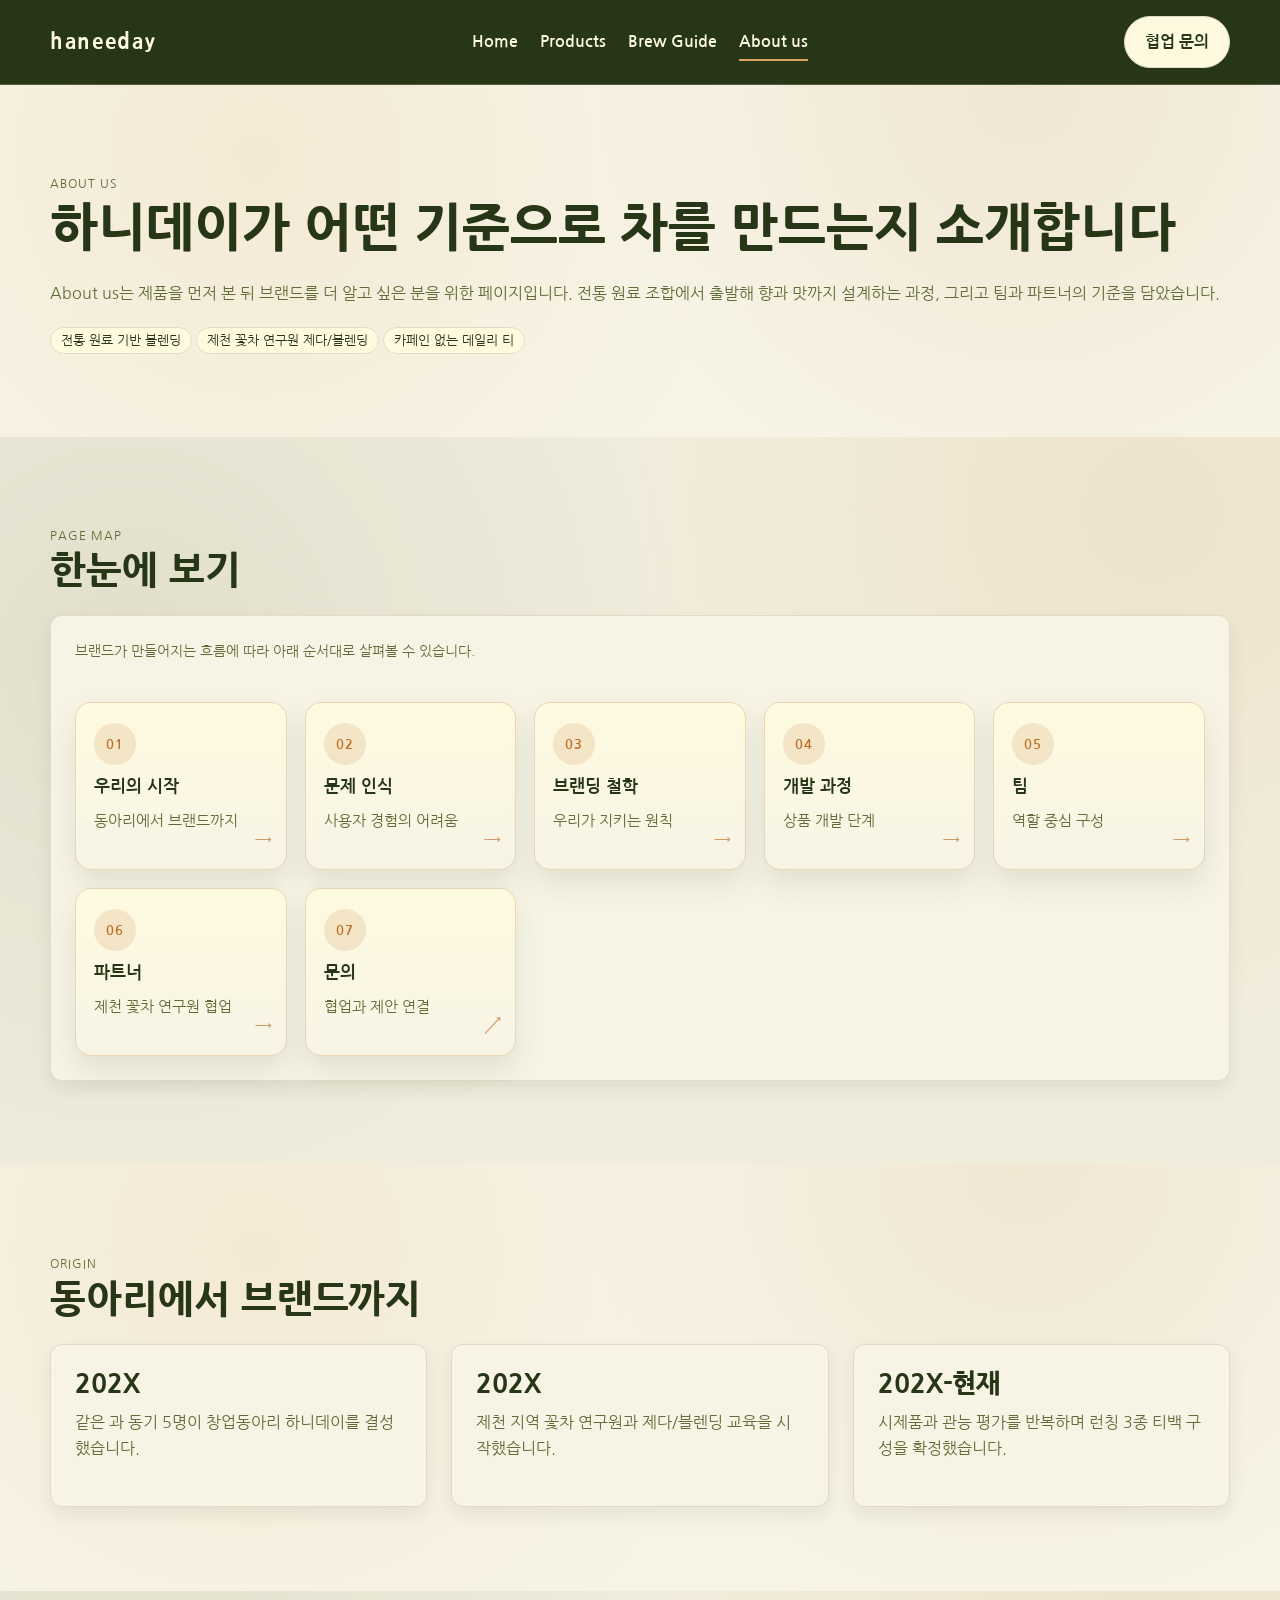
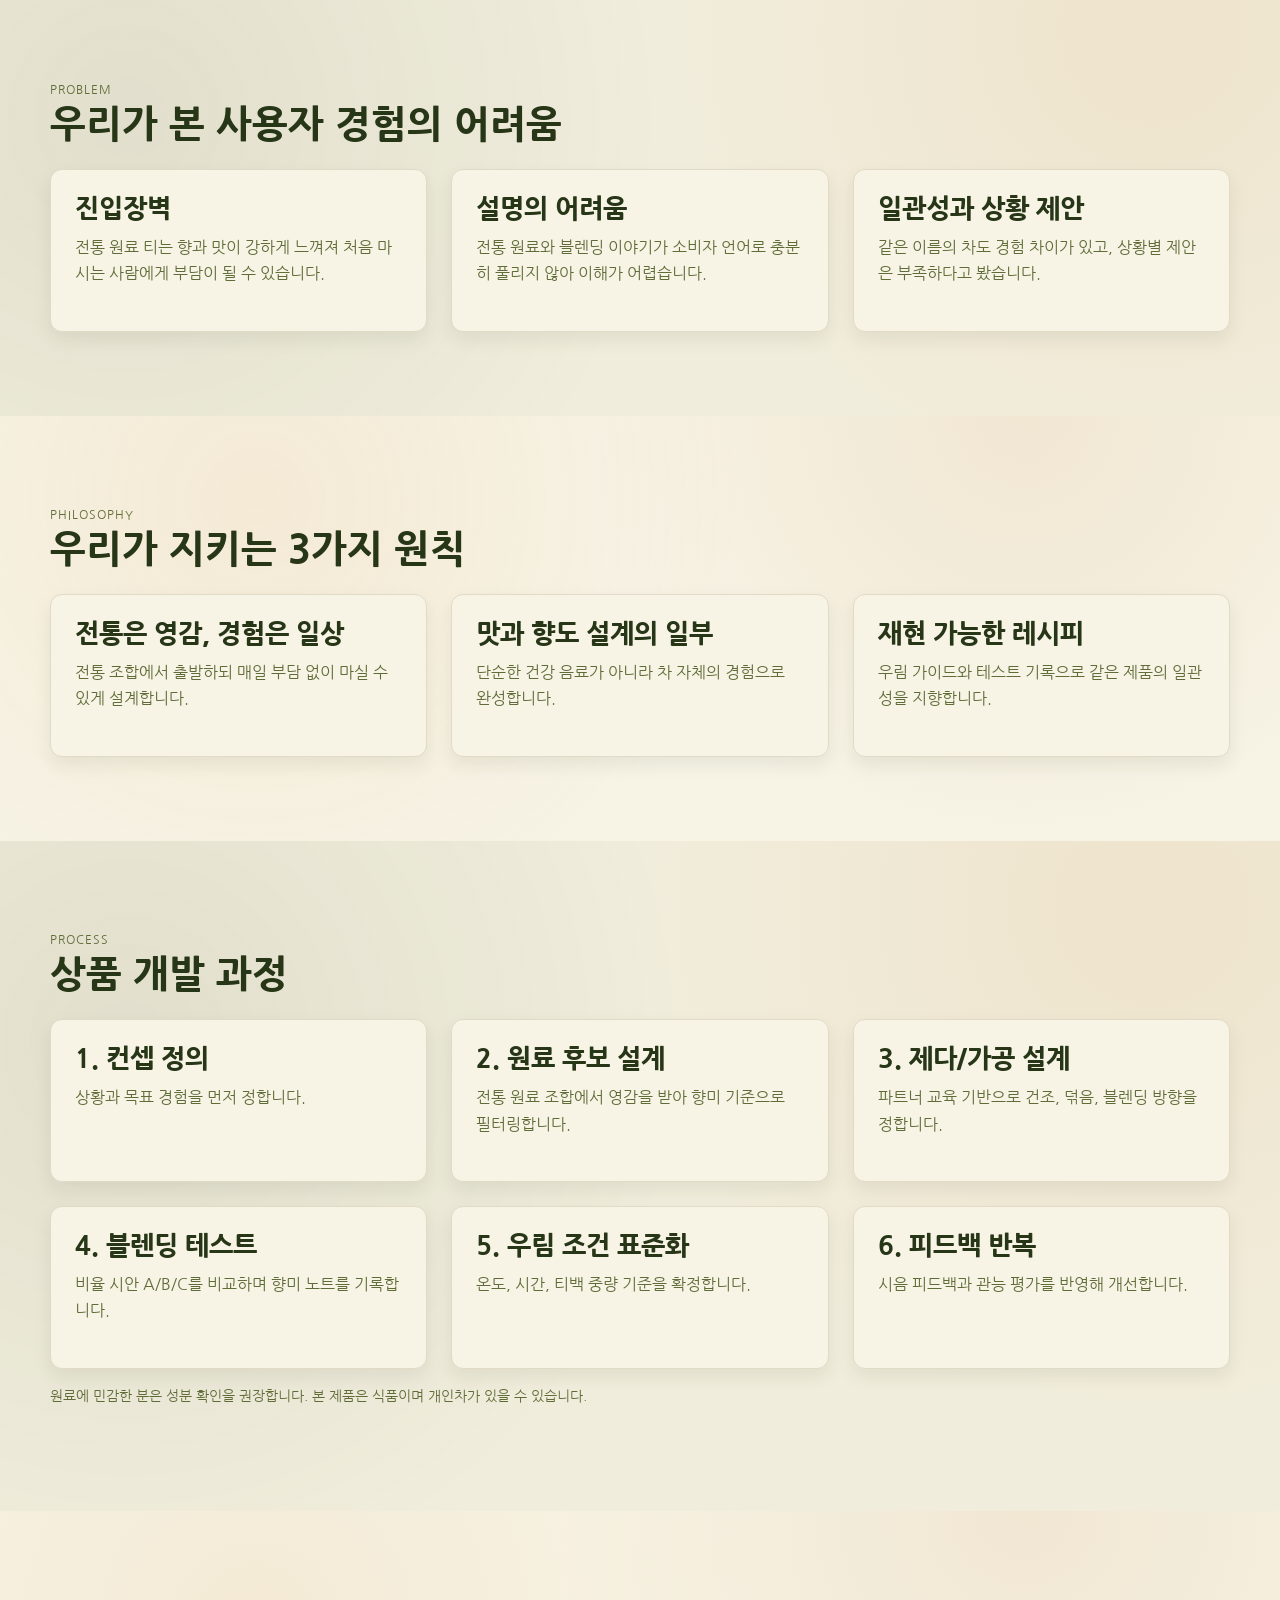
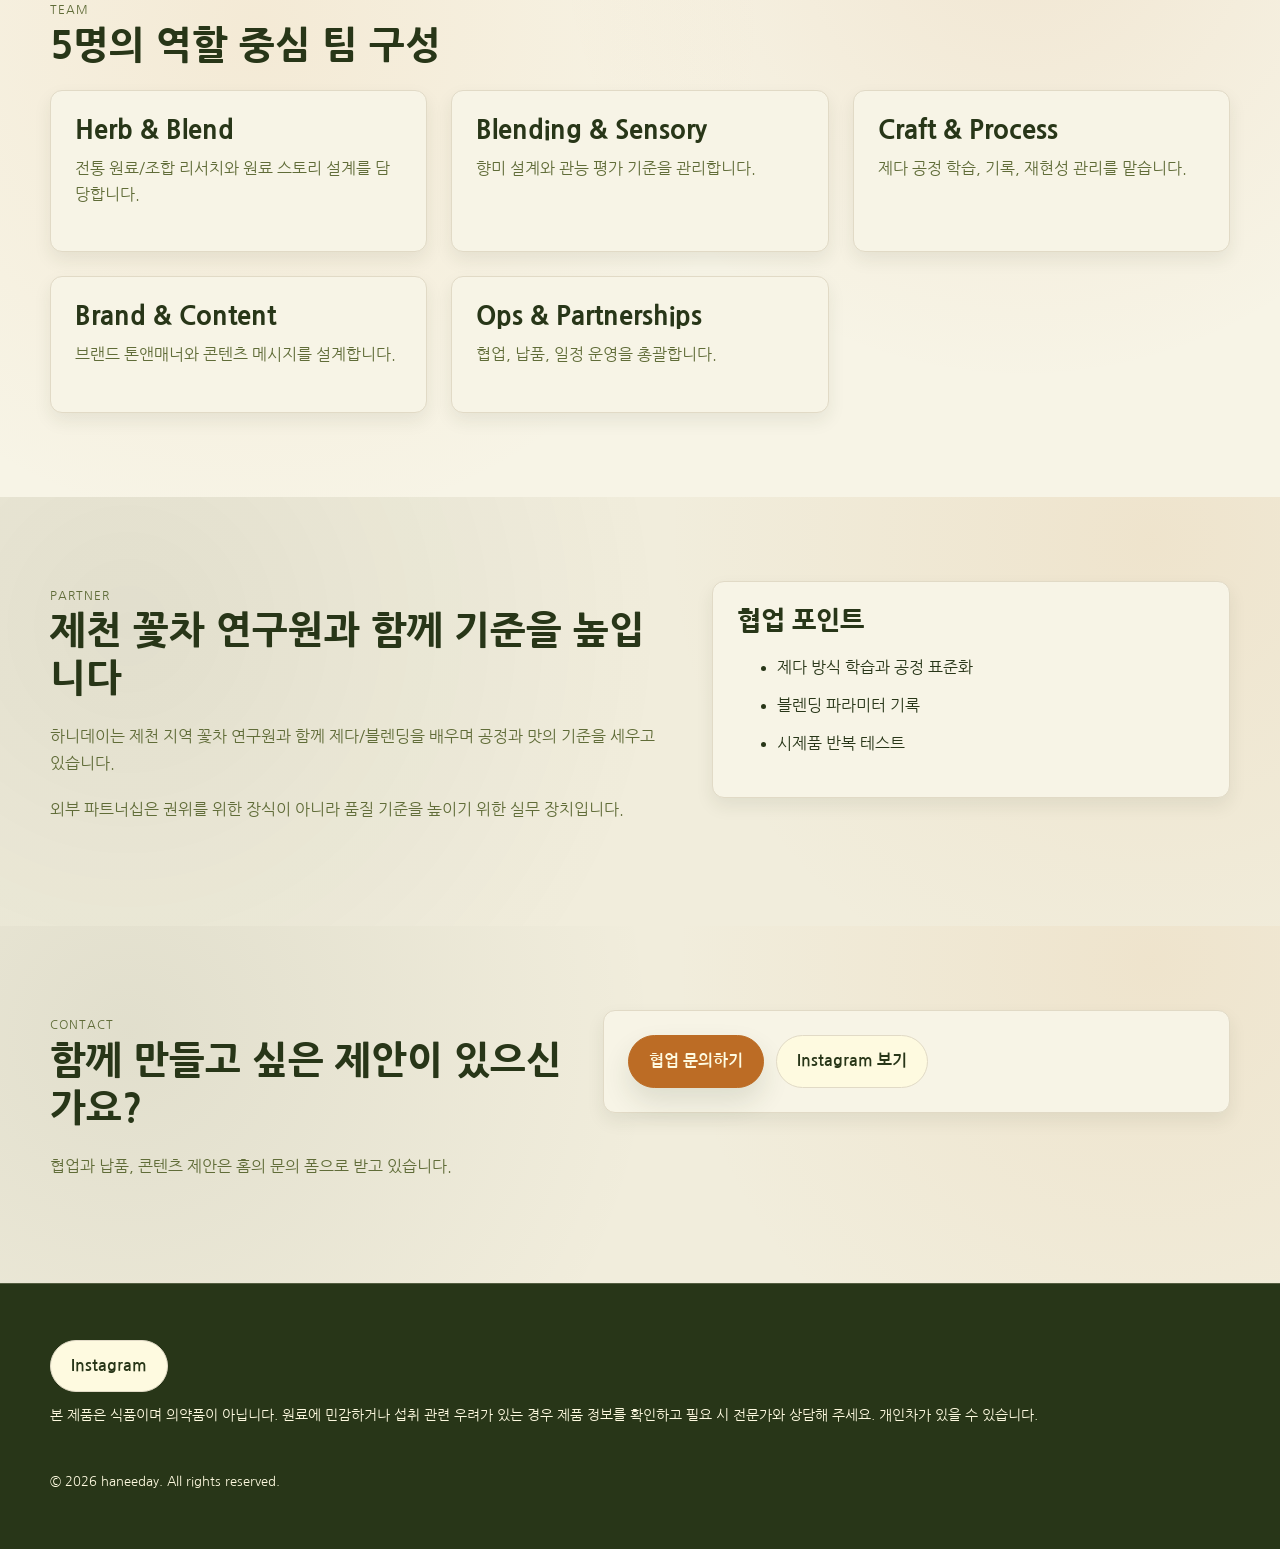
<file: about.html>
<!DOCTYPE html>
<html lang="ko">
<head>
  <meta charset="utf-8">
  <meta name="viewport" content="width=device-width, initial-scale=1">
  <!-- Google tag (gtag.js) -->
  <script async src="https://www.googletagmanager.com/gtag/js?id=G-06B0QEVDDH"></script>
  <script>
    window.dataLayer = window.dataLayer || [];
    function gtag(){dataLayer.push(arguments);}
    gtag('js', new Date());

    gtag('config', 'G-06B0QEVDDH');
  </script>
  <script type="text/javascript">
    (function(c,l,a,r,i,t,y){
        c[a]=c[a]||function(){(c[a].q=c[a].q||[]).push(arguments)};
        t=l.createElement(r);t.async=1;t.src="https://www.clarity.ms/tag/"+i;
        y=l.getElementsByTagName(r)[0];y.parentNode.insertBefore(t,y);
    })(window, document, "clarity", "script", "vnaqizl60v");
  </script>
  <title>About us | 하니데이(haneeday)</title>
  <meta name="description" content="전통 원료 블렌딩 티 브랜드 하니데이의 팀 소개와 원료 선정 기준을 소개합니다.">
  <link rel="canonical" href="https://haneeday.pages.dev/about.html">
  <meta property="og:type" content="website">
  <meta property="og:title" content="About us | 하니데이(haneeday)">
  <meta property="og:description" content="전통 원료 블렌딩 티 브랜드 하니데이의 팀 소개와 원료 선정 기준.">
  <meta property="og:url" content="https://haneeday.pages.dev/about.html">
  <meta property="og:image" content="https://haneeday.pages.dev/assets/hero.jpg">
  <meta name="twitter:card" content="summary_large_image">
  <meta name="twitter:title" content="About us | 하니데이(haneeday)">
  <meta name="twitter:description" content="전통 원료 블렌딩 티 브랜드 하니데이의 팀 소개와 원료 선정 기준을 담은 About us 페이지.">
  <meta name="twitter:image" content="https://haneeday.pages.dev/assets/hero.jpg">
  <link rel="icon" href="favicon.ico" sizes="any">
  <link rel="icon" href="assets/favicon.svg" type="image/svg+xml">
  <link rel="preconnect" href="https://fonts.googleapis.com">
  <link rel="preconnect" href="https://fonts.gstatic.com" crossorigin>
  <link rel="stylesheet" href="https://fonts.googleapis.com/css2?family=Nanum+Gothic:wght@400;700;800&display=swap">
  <link rel="stylesheet" href="assets/styles.css">
</head>
<body>
  <header class="site-header">
    <div class="container header-inner">
      <a class="logo" href="index.html">haneeday</a>
      <nav class="nav" aria-label="Primary">
        <a href="index.html">Home</a>
        <a href="products.html">Products</a>
        <a href="brew.html">Brew Guide</a>
        <a class="active" href="about.html">About us</a>
      </nav>
      <div class="header-cta">
        <a class="btn ghost" href="index.html#quick-contact">협업 문의</a>
        <button class="nav-toggle" aria-label="메뉴 열기" aria-expanded="false">
          <span>메뉴</span>
        </button>
      </div>
    </div>
  </header>

  <main>
    <section class="section">
      <div class="container">
        <div>
          <span class="eyebrow">About us</span>
          <h1>하니데이가 어떤 기준으로 차를 만드는지 소개합니다</h1>
          <p>About us는 제품을 먼저 본 뒤 브랜드를 더 알고 싶은 분을 위한 페이지입니다. 전통 원료 조합에서 출발해 향과 맛까지 설계하는 과정, 그리고 팀과 파트너의 기준을 담았습니다.</p>
          <div class="meta">
            <span class="badge">전통 원료 기반 블렌딩</span>
            <span class="badge">제천 꽃차 연구원 제다/블렌딩</span>
            <span class="badge">카페인 없는 데일리 티</span>
          </div>
        </div>
      </div>
    </section>

    <section class="section alt">
      <div class="container">
        <span class="eyebrow">Page Map</span>
        <h2>한눈에 보기</h2>
        <div class="page-map card" style="display:grid; gap:20px;">
          <p class="helper">브랜드가 만들어지는 흐름에 따라 아래 순서대로 살펴볼 수 있습니다.</p>
          <div class="map-flow" aria-label="About us 페이지 맵" style="display:grid; grid-template-columns:repeat(auto-fit, minmax(180px, 1fr)); gap:18px;">
            <a class="map-node" href="#origin" style="display:flex; flex-direction:column; gap:8px; min-height:168px; padding:20px 18px; border:1.5px solid rgba(188, 108, 37, 0.24); border-radius:16px; background:linear-gradient(180deg, #fefae0 0%, #f7f4e6 100%); box-shadow:0 14px 28px rgba(40, 54, 24, 0.1);">
              <span class="map-step" style="display:inline-flex; align-items:center; justify-content:center; width:42px; height:42px; border-radius:999px; background:rgba(188, 108, 37, 0.14); color:#bc6c25; font-size:0.82rem; font-weight:700; letter-spacing:0.08em;">01</span>
              <strong>우리의 시작</strong>
              <span>동아리에서 브랜드까지</span>
            </a>
            <a class="map-node" href="#problem" style="display:flex; flex-direction:column; gap:8px; min-height:168px; padding:20px 18px; border:1.5px solid rgba(188, 108, 37, 0.24); border-radius:16px; background:linear-gradient(180deg, #fefae0 0%, #f7f4e6 100%); box-shadow:0 14px 28px rgba(40, 54, 24, 0.1);">
              <span class="map-step" style="display:inline-flex; align-items:center; justify-content:center; width:42px; height:42px; border-radius:999px; background:rgba(188, 108, 37, 0.14); color:#bc6c25; font-size:0.82rem; font-weight:700; letter-spacing:0.08em;">02</span>
              <strong>문제 인식</strong>
              <span>사용자 경험의 어려움</span>
            </a>
            <a class="map-node" href="#philosophy" style="display:flex; flex-direction:column; gap:8px; min-height:168px; padding:20px 18px; border:1.5px solid rgba(188, 108, 37, 0.24); border-radius:16px; background:linear-gradient(180deg, #fefae0 0%, #f7f4e6 100%); box-shadow:0 14px 28px rgba(40, 54, 24, 0.1);">
              <span class="map-step" style="display:inline-flex; align-items:center; justify-content:center; width:42px; height:42px; border-radius:999px; background:rgba(188, 108, 37, 0.14); color:#bc6c25; font-size:0.82rem; font-weight:700; letter-spacing:0.08em;">03</span>
              <strong>브랜딩 철학</strong>
              <span>우리가 지키는 원칙</span>
            </a>
            <a class="map-node" href="#process" style="display:flex; flex-direction:column; gap:8px; min-height:168px; padding:20px 18px; border:1.5px solid rgba(188, 108, 37, 0.24); border-radius:16px; background:linear-gradient(180deg, #fefae0 0%, #f7f4e6 100%); box-shadow:0 14px 28px rgba(40, 54, 24, 0.1);">
              <span class="map-step" style="display:inline-flex; align-items:center; justify-content:center; width:42px; height:42px; border-radius:999px; background:rgba(188, 108, 37, 0.14); color:#bc6c25; font-size:0.82rem; font-weight:700; letter-spacing:0.08em;">04</span>
              <strong>개발 과정</strong>
              <span>상품 개발 단계</span>
            </a>
            <a class="map-node" href="#team" style="display:flex; flex-direction:column; gap:8px; min-height:168px; padding:20px 18px; border:1.5px solid rgba(188, 108, 37, 0.24); border-radius:16px; background:linear-gradient(180deg, #fefae0 0%, #f7f4e6 100%); box-shadow:0 14px 28px rgba(40, 54, 24, 0.1);">
              <span class="map-step" style="display:inline-flex; align-items:center; justify-content:center; width:42px; height:42px; border-radius:999px; background:rgba(188, 108, 37, 0.14); color:#bc6c25; font-size:0.82rem; font-weight:700; letter-spacing:0.08em;">05</span>
              <strong>팀</strong>
              <span>역할 중심 구성</span>
            </a>
            <a class="map-node" href="#partner" style="display:flex; flex-direction:column; gap:8px; min-height:168px; padding:20px 18px; border:1.5px solid rgba(188, 108, 37, 0.24); border-radius:16px; background:linear-gradient(180deg, #fefae0 0%, #f7f4e6 100%); box-shadow:0 14px 28px rgba(40, 54, 24, 0.1);">
              <span class="map-step" style="display:inline-flex; align-items:center; justify-content:center; width:42px; height:42px; border-radius:999px; background:rgba(188, 108, 37, 0.14); color:#bc6c25; font-size:0.82rem; font-weight:700; letter-spacing:0.08em;">06</span>
              <strong>파트너</strong>
              <span>제천 꽃차 연구원 협업</span>
            </a>
            <a class="map-node" href="#cta" style="display:flex; flex-direction:column; gap:8px; min-height:168px; padding:20px 18px; border:1.5px solid rgba(188, 108, 37, 0.24); border-radius:16px; background:linear-gradient(180deg, #fefae0 0%, #f7f4e6 100%); box-shadow:0 14px 28px rgba(40, 54, 24, 0.1);">
              <span class="map-step" style="display:inline-flex; align-items:center; justify-content:center; width:42px; height:42px; border-radius:999px; background:rgba(188, 108, 37, 0.14); color:#bc6c25; font-size:0.82rem; font-weight:700; letter-spacing:0.08em;">07</span>
              <strong>문의</strong>
              <span>협업과 제안 연결</span>
            </a>
          </div>
        </div>
      </div>
    </section>

    <section class="section" id="origin">
      <div class="container">
        <span class="eyebrow">Origin</span>
        <h2>동아리에서 브랜드까지</h2>
        <div class="grid-3">
          <div class="card">
            <h3>202X</h3>
            <p>같은 과 동기 5명이 창업동아리 하니데이를 결성했습니다.</p>
          </div>
          <div class="card">
            <h3>202X</h3>
            <p>제천 지역 꽃차 연구원과 제다/블렌딩 교육을 시작했습니다.</p>
          </div>
          <div class="card">
            <h3>202X-현재</h3>
            <p>시제품과 관능 평가를 반복하며 런칭 3종 티백 구성을 확정했습니다.</p>
          </div>
        </div>
      </div>
    </section>

    <section class="section alt" id="problem">
      <div class="container">
        <span class="eyebrow">Problem</span>
        <h2>우리가 본 사용자 경험의 어려움</h2>
        <div class="grid-3">
          <div class="card">
            <h3>진입장벽</h3>
            <p>전통 원료 티는 향과 맛이 강하게 느껴져 처음 마시는 사람에게 부담이 될 수 있습니다.</p>
          </div>
          <div class="card">
            <h3>설명의 어려움</h3>
            <p>전통 원료와 블렌딩 이야기가 소비자 언어로 충분히 풀리지 않아 이해가 어렵습니다.</p>
          </div>
          <div class="card">
            <h3>일관성과 상황 제안</h3>
            <p>같은 이름의 차도 경험 차이가 있고, 상황별 제안은 부족하다고 봤습니다.</p>
          </div>
        </div>
      </div>
    </section>

    <section class="section" id="philosophy">
      <div class="container">
        <span class="eyebrow">Philosophy</span>
        <h2>우리가 지키는 3가지 원칙</h2>
        <div class="grid-3">
          <div class="card">
            <h3>전통은 영감, 경험은 일상</h3>
            <p>전통 조합에서 출발하되 매일 부담 없이 마실 수 있게 설계합니다.</p>
          </div>
          <div class="card">
            <h3>맛과 향도 설계의 일부</h3>
            <p>단순한 건강 음료가 아니라 차 자체의 경험으로 완성합니다.</p>
          </div>
          <div class="card">
            <h3>재현 가능한 레시피</h3>
            <p>우림 가이드와 테스트 기록으로 같은 제품의 일관성을 지향합니다.</p>
          </div>
        </div>
      </div>
    </section>

    <section class="section alt" id="process">
      <div class="container">
        <span class="eyebrow">Process</span>
        <h2>상품 개발 과정</h2>
        <div class="grid-3">
          <div class="card">
            <h3>1. 컨셉 정의</h3>
            <p>상황과 목표 경험을 먼저 정합니다.</p>
          </div>
          <div class="card">
            <h3>2. 원료 후보 설계</h3>
            <p>전통 원료 조합에서 영감을 받아 향미 기준으로 필터링합니다.</p>
          </div>
          <div class="card">
            <h3>3. 제다/가공 설계</h3>
            <p>파트너 교육 기반으로 건조, 덖음, 블렌딩 방향을 정합니다.</p>
          </div>
          <div class="card">
            <h3>4. 블렌딩 테스트</h3>
            <p>비율 시안 A/B/C를 비교하며 향미 노트를 기록합니다.</p>
          </div>
          <div class="card">
            <h3>5. 우림 조건 표준화</h3>
            <p>온도, 시간, 티백 중량 기준을 확정합니다.</p>
          </div>
          <div class="card">
            <h3>6. 피드백 반복</h3>
            <p>시음 피드백과 관능 평가를 반영해 개선합니다.</p>
          </div>
        </div>
        <p class="helper" style="margin-top:16px;">원료에 민감한 분은 성분 확인을 권장합니다. 본 제품은 식품이며 개인차가 있을 수 있습니다.</p>
      </div>
    </section>

    <section class="section" id="team">
      <div class="container">
        <span class="eyebrow">Team</span>
        <h2>5명의 역할 중심 팀 구성</h2>
        <div class="grid-3">
          <div class="card">
            <h3>Herb &amp; Blend</h3>
            <p>전통 원료/조합 리서치와 원료 스토리 설계를 담당합니다.</p>
          </div>
          <div class="card">
            <h3>Blending &amp; Sensory</h3>
            <p>향미 설계와 관능 평가 기준을 관리합니다.</p>
          </div>
          <div class="card">
            <h3>Craft &amp; Process</h3>
            <p>제다 공정 학습, 기록, 재현성 관리를 맡습니다.</p>
          </div>
          <div class="card">
            <h3>Brand &amp; Content</h3>
            <p>브랜드 톤앤매너와 콘텐츠 메시지를 설계합니다.</p>
          </div>
          <div class="card">
            <h3>Ops &amp; Partnerships</h3>
            <p>협업, 납품, 일정 운영을 총괄합니다.</p>
          </div>
        </div>
      </div>
    </section>

    <section class="section alt" id="partner">
      <div class="container split">
        <div>
          <span class="eyebrow">Partner</span>
          <h2>제천 꽃차 연구원과 함께 기준을 높입니다</h2>
          <p>하니데이는 제천 지역 꽃차 연구원과 함께 제다/블렌딩을 배우며 공정과 맛의 기준을 세우고 있습니다.</p>
          <p>외부 파트너십은 권위를 위한 장식이 아니라 품질 기준을 높이기 위한 실무 장치입니다.</p>
        </div>
        <div class="card">
          <h3>협업 포인트</h3>
          <ul class="list">
            <li>제다 방식 학습과 공정 표준화</li>
            <li>블렌딩 파라미터 기록</li>
            <li>시제품 반복 테스트</li>
          </ul>
        </div>
      </div>
    </section>

    <section class="section alt" id="cta">
      <div class="container split split-narrow">
        <div>
          <span class="eyebrow">Contact</span>
          <h2>함께 만들고 싶은 제안이 있으신가요?</h2>
          <p>협업과 납품, 콘텐츠 제안은 홈의 문의 폼으로 받고 있습니다.</p>
        </div>
        <div class="card">
          <div class="header-cta">
            <a class="btn primary" href="index.html#quick-contact">협업 문의하기</a>
            <a class="btn ghost" href="https://www.instagram.com/haneeday_tea" target="_blank" rel="noreferrer">Instagram 보기</a>
          </div>
        </div>
      </div>
    </section>
  </main>

  <footer class="footer">
    <div class="container footer-inner">
      <div>
        <a class="btn ghost" href="https://www.instagram.com/haneeday_tea" target="_blank" rel="noreferrer">Instagram</a>
        <p class="notice">본 제품은 식품이며 의약품이 아닙니다. 원료에 민감하거나 섭취 관련 우려가 있는 경우 제품 정보를 확인하고 필요 시 전문가와 상담해 주세요. 개인차가 있을 수 있습니다.</p>
      </div>
      <small>© 2026 haneeday. All rights reserved.</small>
    </div>
  </footer>

  <script src="assets/script.js"></script>
</body>
</html>
</file>
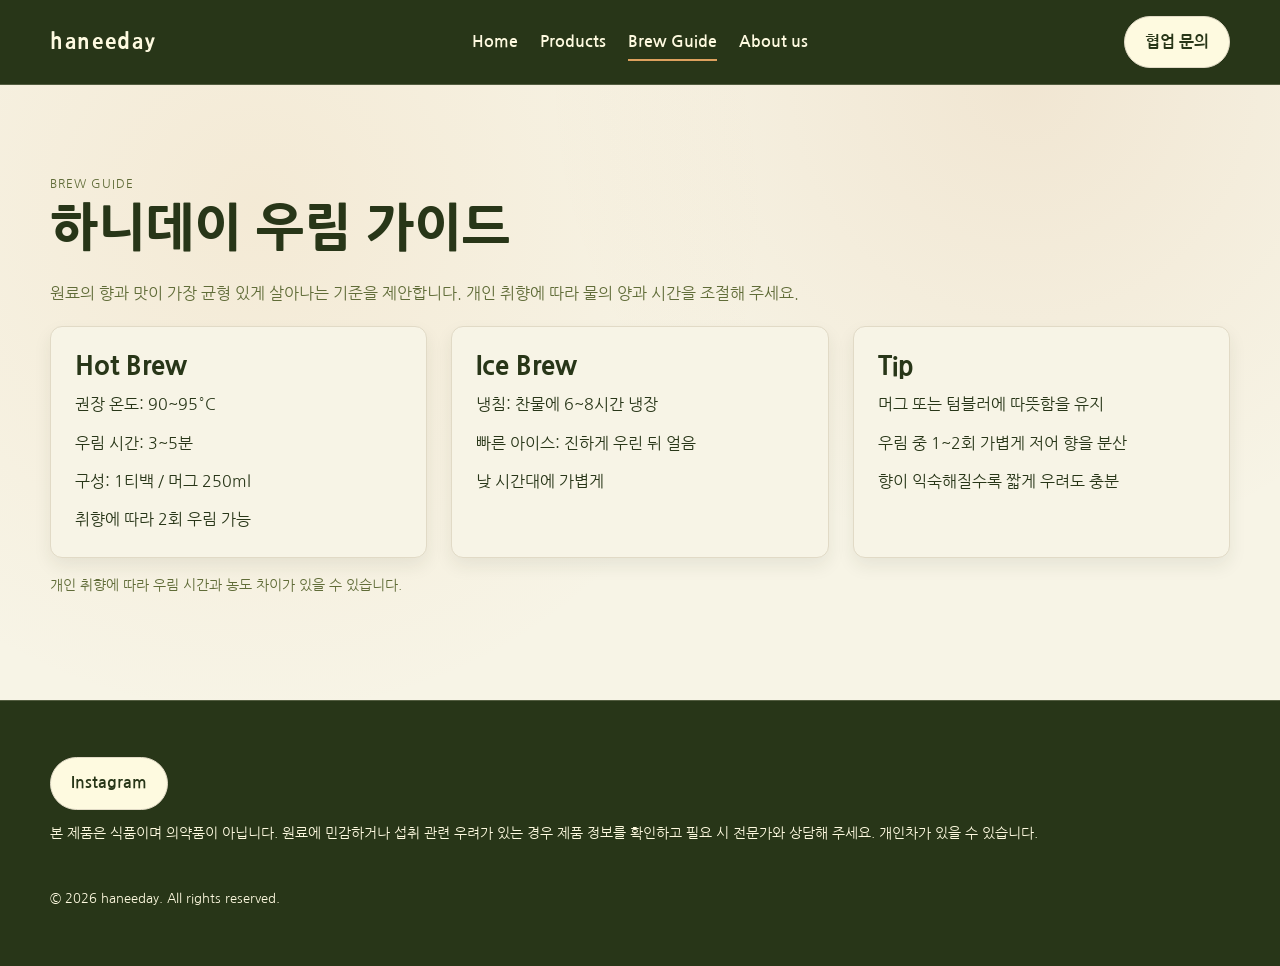
<file: brew.html>
<!DOCTYPE html>
<html lang="ko">
<head>
  <meta charset="utf-8">
  <meta name="viewport" content="width=device-width, initial-scale=1">
  <!-- Google tag (gtag.js) -->
  <script async src="https://www.googletagmanager.com/gtag/js?id=G-06B0QEVDDH"></script>
  <script>
    window.dataLayer = window.dataLayer || [];
    function gtag(){dataLayer.push(arguments);}
    gtag('js', new Date());

    gtag('config', 'G-06B0QEVDDH');
  </script>
  <script type="text/javascript">
    (function(c,l,a,r,i,t,y){
        c[a]=c[a]||function(){(c[a].q=c[a].q||[]).push(arguments)};
        t=l.createElement(r);t.async=1;t.src="https://www.clarity.ms/tag/"+i;
        y=l.getElementsByTagName(r)[0];y.parentNode.insertBefore(t,y);
    })(window, document, "clarity", "script", "vnaqizl60v");
  </script>
  <title>블렌딩 티 우림 가이드 | 하니데이(haneeday)</title>
  <meta name="description" content="Hot/ Ice 우림 기준과 냉침 레시피, 향을 살리는 팁까지. 하니데이 블렌딩 티를 균형 있게 즐기는 방법을 정리했습니다.">
  <link rel="canonical" href="https://haneeday.pages.dev/brew.html">
  <meta property="og:type" content="website">
  <meta property="og:title" content="블렌딩 티 우림 가이드 | 하니데이(haneeday)">
  <meta property="og:description" content="Hot/ Ice 우림 기준과 냉침 레시피, 향을 살리는 팁까지. 하니데이 블렌딩 티를 균형 있게 즐기는 방법을 정리했습니다.">
  <meta property="og:url" content="https://haneeday.pages.dev/brew.html">
  <meta property="og:image" content="https://haneeday.pages.dev/assets/hero.jpg">
  <meta name="twitter:card" content="summary_large_image">
  <meta name="twitter:title" content="블렌딩 티 우림 가이드 | 하니데이(haneeday)">
  <meta name="twitter:description" content="Hot/ Ice 우림 기준과 냉침 레시피, 향을 살리는 팁까지 정리한 가이드.">
  <meta name="twitter:image" content="https://haneeday.pages.dev/assets/hero.jpg">
  <link rel="icon" href="favicon.ico" sizes="any">
  <link rel="icon" href="assets/favicon.svg" type="image/svg+xml">
  <link rel="preconnect" href="https://fonts.googleapis.com">
  <link rel="preconnect" href="https://fonts.gstatic.com" crossorigin>
  <link rel="stylesheet" href="https://fonts.googleapis.com/css2?family=Nanum+Gothic:wght@400;700;800&display=swap">
  <link rel="stylesheet" href="assets/styles.css">
</head>
<body>
  <header class="site-header">
    <div class="container header-inner">
      <a class="logo" href="index.html">haneeday</a>
      <nav class="nav" aria-label="Primary">
        <a href="index.html">Home</a>
        <a href="products.html">Products</a>
        <a class="active" href="brew.html">Brew Guide</a>
        <a href="about.html">About us</a>
      </nav>
      <div class="header-cta">
        <a class="btn ghost" href="index.html#quick-contact">협업 문의</a>
        <button class="nav-toggle" aria-label="메뉴 열기" aria-expanded="false">
          <span>메뉴</span>
        </button>
      </div>
    </div>
  </header>

  <main>
    <section class="section">
      <div class="container">
        <span class="eyebrow">Brew Guide</span>
        <h1>하니데이 우림 가이드</h1>
        <p>원료의 향과 맛이 가장 균형 있게 살아나는 기준을 제안합니다. 개인 취향에 따라 물의 양과 시간을 조절해 주세요.</p>
        <div class="grid-3">
          <div class="card">
            <h3>Hot Brew</h3>
            <div class="list">
              <div>권장 온도: 90~95°C</div>
              <div>우림 시간: 3~5분</div>
              <div>구성: 1티백 / 머그 250ml</div>
              <div>취향에 따라 2회 우림 가능</div>
            </div>
          </div>
          <div class="card">
            <h3>Ice Brew</h3>
            <div class="list">
              <div>냉침: 찬물에 6~8시간 냉장</div>
              <div>빠른 아이스: 진하게 우린 뒤 얼음</div>
              <div>낮 시간대에 가볍게</div>
            </div>
          </div>
          <div class="card">
            <h3>Tip</h3>
            <div class="list">
              <div>머그 또는 텀블러에 따뜻함을 유지</div>
              <div>우림 중 1~2회 가볍게 저어 향을 분산</div>
              <div>향이 익숙해질수록 짧게 우려도 충분</div>
            </div>
          </div>
        </div>
        <p class="helper" style="margin-top:16px;">개인 취향에 따라 우림 시간과 농도 차이가 있을 수 있습니다.</p>
      </div>
    </section>
  </main>

  <footer class="footer">
    <div class="container footer-inner">
      <div>
        <a class="btn ghost" href="https://www.instagram.com/haneeday_tea" target="_blank" rel="noreferrer">Instagram</a>
        <p class="notice">본 제품은 식품이며 의약품이 아닙니다. 원료에 민감하거나 섭취 관련 우려가 있는 경우 제품 정보를 확인하고 필요 시 전문가와 상담해 주세요. 개인차가 있을 수 있습니다.</p>
      </div>
      <small>© 2026 haneeday. All rights reserved.</small>
    </div>
  </footer>

  <script src="assets/script.js"></script>
</body>
</html>
</file>
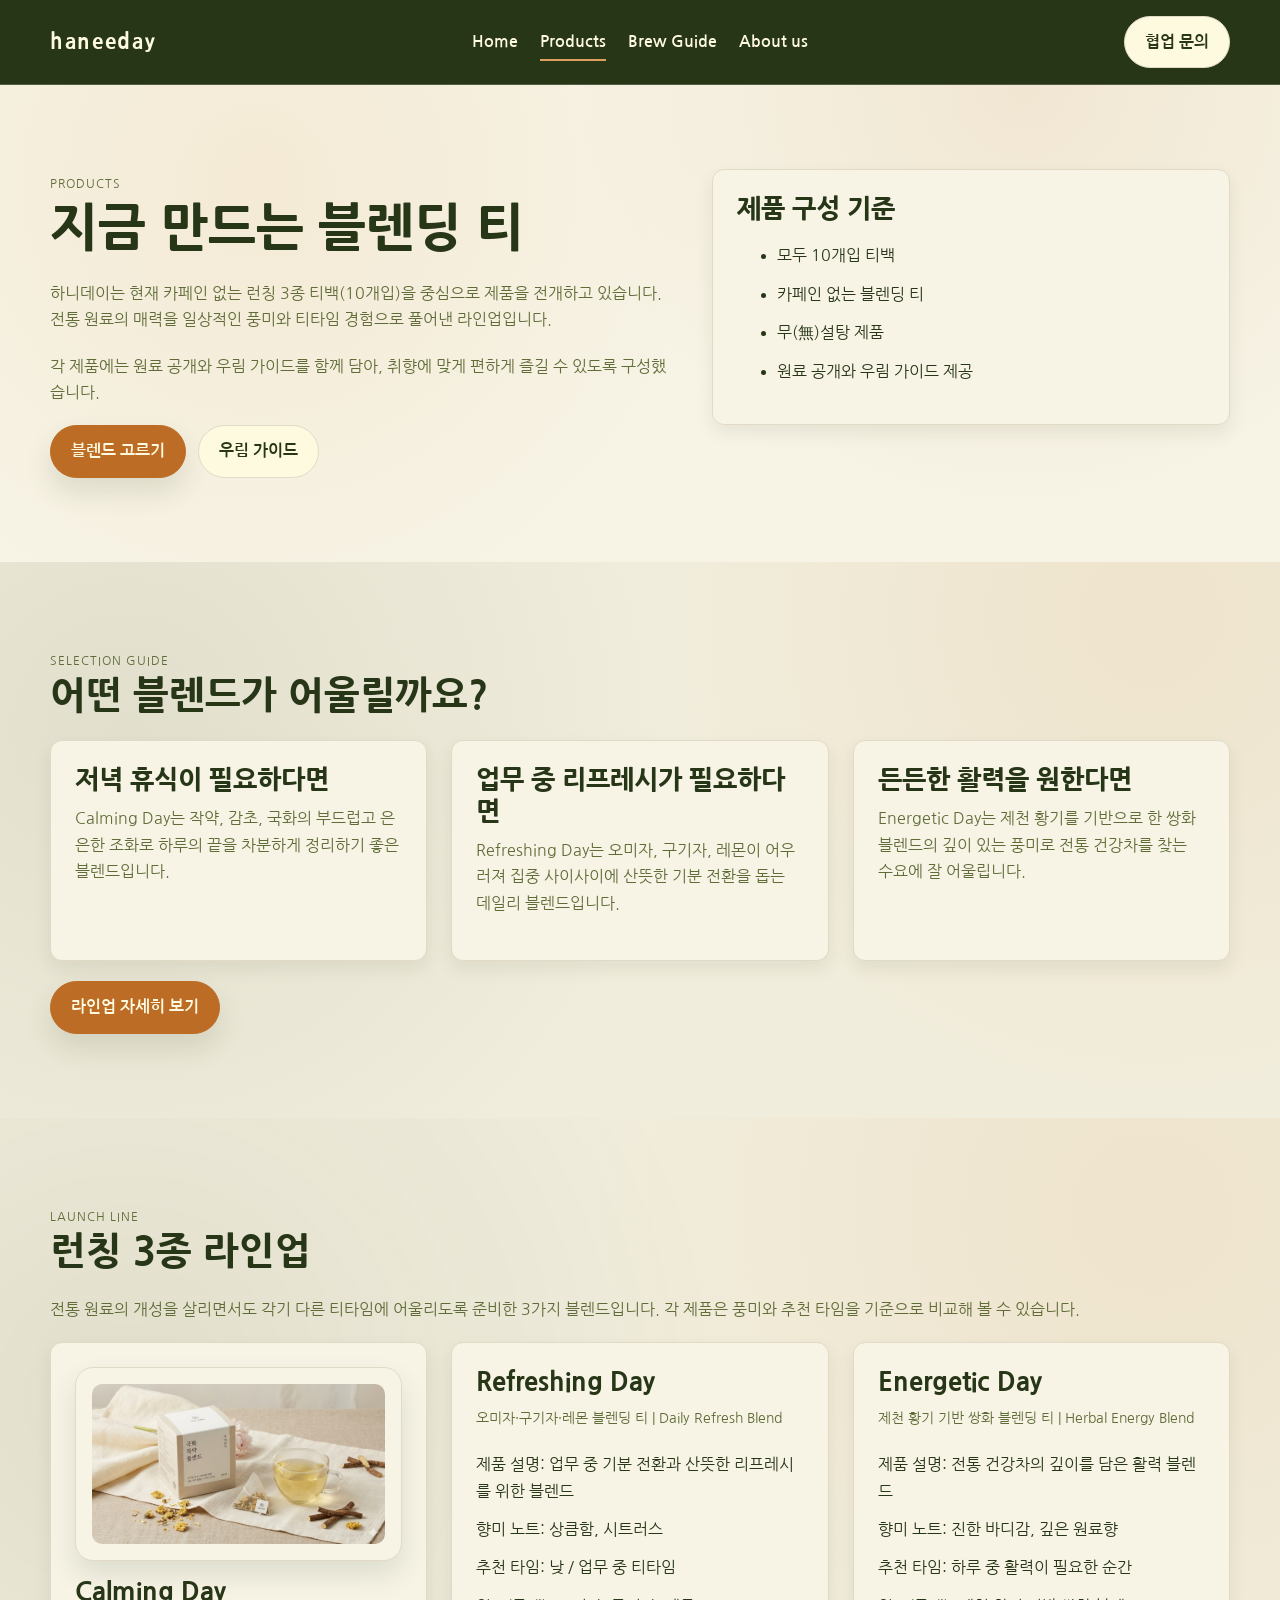
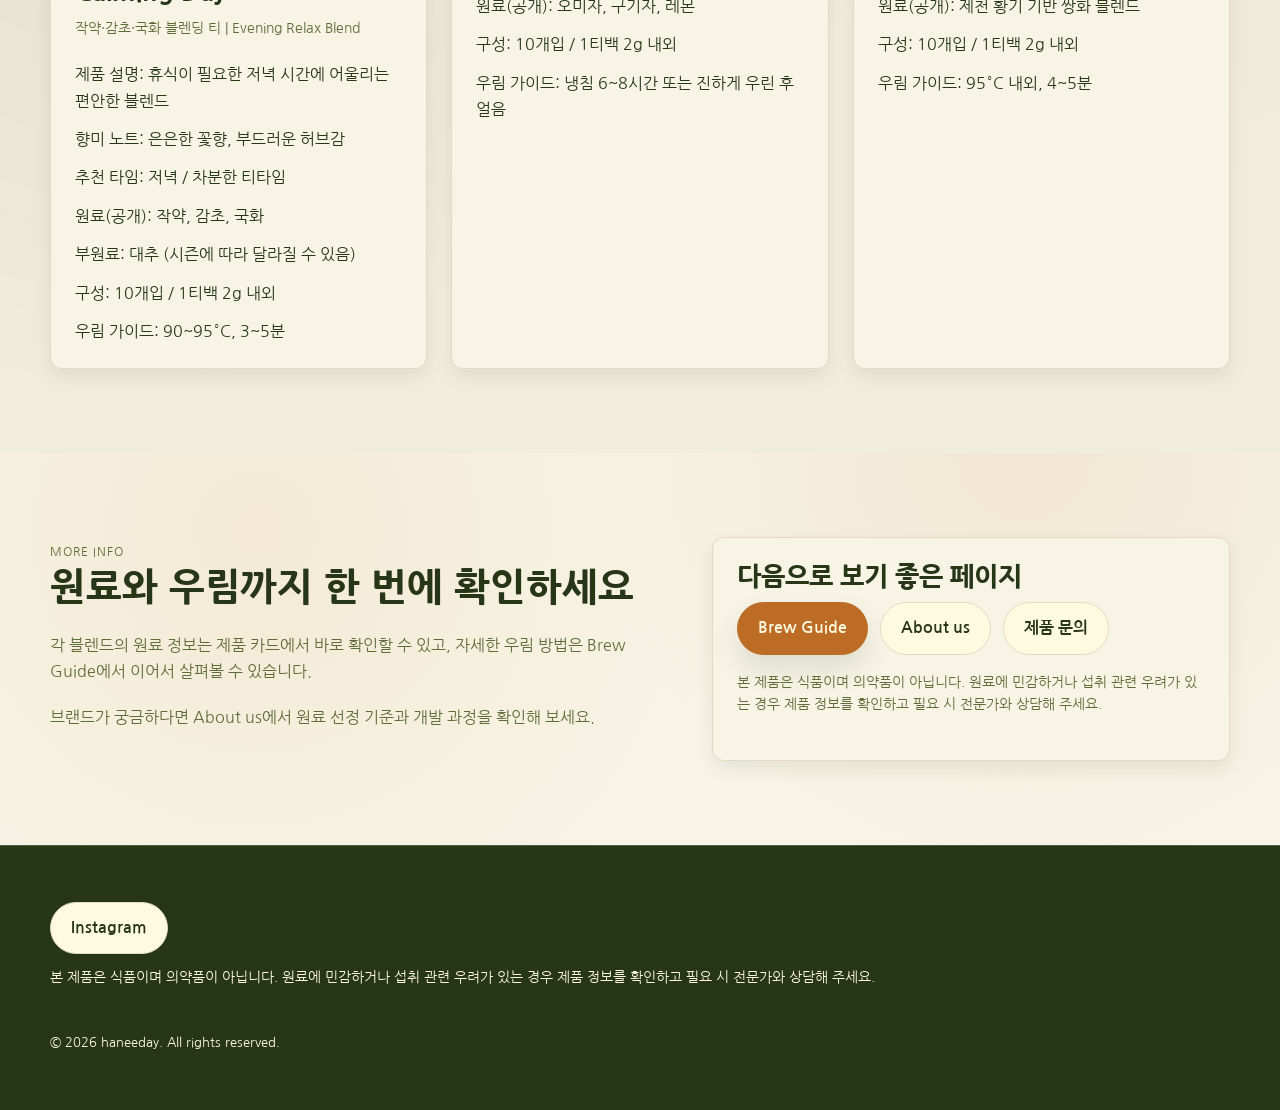
<file: products.html>
<!DOCTYPE html>
<html lang="ko">
<head>
  <meta charset="utf-8">
  <meta name="viewport" content="width=device-width, initial-scale=1">
  <!-- Google tag (gtag.js) -->
  <script async src="https://www.googletagmanager.com/gtag/js?id=G-06B0QEVDDH"></script>
  <script>
    window.dataLayer = window.dataLayer || [];
    function gtag(){dataLayer.push(arguments);}
    gtag('js', new Date());

    gtag('config', 'G-06B0QEVDDH');
  </script>
  <script type="text/javascript">
    (function(c,l,a,r,i,t,y){
        c[a]=c[a]||function(){(c[a].q=c[a].q||[]).push(arguments)};
        t=l.createElement(r);t.async=1;t.src="https://www.clarity.ms/tag/"+i;
        y=l.getElementsByTagName(r)[0];y.parentNode.insertBefore(t,y);
    })(window, document, "clarity", "script", "vnaqizl60v");
  </script>
  <title>Products | 하니데이(haneeday)</title>
  <meta name="description" content="하니데이가 선보이는 카페인 없는 3가지 블렌딩 티와 원료, 풍미, 우림 가이드를 소개합니다.">
  <link rel="canonical" href="https://haneeday.pages.dev/products.html">
  <meta property="og:type" content="website">
  <meta property="og:title" content="Products | 하니데이(haneeday)">
  <meta property="og:description" content="하니데이가 선보이는 카페인 없는 3가지 블렌딩 티와 원료, 풍미, 우림 가이드를 소개합니다.">
  <meta property="og:url" content="https://haneeday.pages.dev/products.html">
  <meta property="og:image" content="https://haneeday.pages.dev/assets/hero.jpg">
  <meta name="twitter:card" content="summary_large_image">
  <meta name="twitter:title" content="Products | 하니데이(haneeday)">
  <meta name="twitter:description" content="하니데이가 선보이는 카페인 없는 3가지 블렌딩 티와 원료, 풍미, 우림 가이드를 소개합니다.">
  <meta name="twitter:image" content="https://haneeday.pages.dev/assets/hero.jpg">
  <link rel="icon" href="favicon.ico" sizes="any">
  <link rel="icon" href="assets/favicon.svg" type="image/svg+xml">
  <link rel="preconnect" href="https://fonts.googleapis.com">
  <link rel="preconnect" href="https://fonts.gstatic.com" crossorigin>
  <link rel="stylesheet" href="https://fonts.googleapis.com/css2?family=Nanum+Gothic:wght@400;700;800&display=swap">
  <link rel="stylesheet" href="assets/styles.css">
</head>
<body>
  <header class="site-header">
    <div class="container header-inner">
      <a class="logo" href="index.html">haneeday</a>
      <nav class="nav" aria-label="Primary">
        <a href="index.html">Home</a>
        <a class="active" href="products.html">Products</a>
        <a href="brew.html">Brew Guide</a>
        <a href="about.html">About us</a>
      </nav>
      <div class="header-cta">
        <a class="btn ghost" href="index.html#quick-contact">협업 문의</a>
        <button class="nav-toggle" aria-label="메뉴 열기" aria-expanded="false">
          <span>메뉴</span>
        </button>
      </div>
    </div>
  </header>

  <main>
    <section class="section">
      <div class="container split">
        <div>
          <span class="eyebrow">Products</span>
          <h1>지금 만드는 블렌딩 티</h1>
          <p>하니데이는 현재 카페인 없는 런칭 3종 티백(10개입)을 중심으로 제품을 전개하고 있습니다. 전통 원료의 매력을 일상적인 풍미와 티타임 경험으로 풀어낸 라인업입니다.</p>
          <p>각 제품에는 원료 공개와 우림 가이드를 함께 담아, 취향에 맞게 편하게 즐길 수 있도록 구성했습니다.</p>
          <div class="header-cta">
            <a class="btn primary" href="#selection-guide">블렌드 고르기</a>
            <a class="btn ghost" href="brew.html">우림 가이드</a>
          </div>
        </div>
        <div class="card">
          <h3>제품 구성 기준</h3>
          <ul class="list">
            <li>모두 10개입 티백</li>
            <li>카페인 없는 블렌딩 티</li>
            <li>무(無)설탕 제품</li>
            <li>원료 공개와 우림 가이드 제공</li>
          </ul>
        </div>
      </div>
    </section>

    <section class="section alt">
      <div class="container">
        <span class="eyebrow">Selection Guide</span>
        <h2 id="selection-guide">어떤 블렌드가 어울릴까요?</h2>
        <div class="grid-3">
          <div class="card">
            <h3>저녁 휴식이 필요하다면</h3>
            <p>Calming Day는 작약, 감초, 국화의 부드럽고 은은한 조화로 하루의 끝을 차분하게 정리하기 좋은 블렌드입니다.</p>
          </div>
          <div class="card">
            <h3>업무 중 리프레시가 필요하다면</h3>
            <p>Refreshing Day는 오미자, 구기자, 레몬이 어우러져 집중 사이사이에 산뜻한 기분 전환을 돕는 데일리 블렌드입니다.</p>
          </div>
          <div class="card">
            <h3>든든한 활력을 원한다면</h3>
            <p>Energetic Day는 제천 황기를 기반으로 한 쌍화 블렌드의 깊이 있는 풍미로 전통 건강차를 찾는 수요에 잘 어울립니다.</p>
          </div>
        </div>
        <div class="header-cta" style="margin-top:20px;">
          <a class="btn primary" href="#lineup">라인업 자세히 보기</a>
        </div>
      </div>
    </section>

    <section class="section alt" id="lineup">
      <div class="container">
        <span class="eyebrow">Launch Line</span>
        <h2>런칭 3종 라인업</h2>
        <p>전통 원료의 개성을 살리면서도 각기 다른 티타임에 어울리도록 준비한 3가지 블렌드입니다. 각 제품은 풍미와 추천 타임을 기준으로 비교해 볼 수 있습니다.</p>
        <div class="grid-3">
          <div class="card">
            <figure class="brand-visual" style="margin-bottom:16px;">
              <img src="assets/image copy.png" alt="Calming Day 제품과 티백, 우린 차를 담은 이미지" loading="lazy">
            </figure>
            <h3>Calming Day</h3>
            <p class="sub">작약·감초·국화 블렌딩 티 | Evening Relax Blend</p>
            <div class="list">
              <div>제품 설명: 휴식이 필요한 저녁 시간에 어울리는 편안한 블렌드</div>
              <div>향미 노트: 은은한 꽃향, 부드러운 허브감</div>
              <div>추천 타임: 저녁 / 차분한 티타임</div>
              <div>원료(공개): 작약, 감초, 국화</div>
              <div>부원료: 대추 (시즌에 따라 달라질 수 있음)</div>
              <div>구성: 10개입 / 1티백 2g 내외</div>
              <div>우림 가이드: 90~95°C, 3~5분</div>
            </div>
          </div>
          <div class="card">
            <h3>Refreshing Day</h3>
            <p class="sub">오미자·구기자·레몬 블렌딩 티 | Daily Refresh Blend</p>
            <div class="list">
              <div>제품 설명: 업무 중 기분 전환과 산뜻한 리프레시를 위한 블렌드</div>
              <div>향미 노트: 상큼함, 시트러스</div>
              <div>추천 타임: 낮 / 업무 중 티타임</div>
              <div>원료(공개): 오미자, 구기자, 레몬</div>
              <div>구성: 10개입 / 1티백 2g 내외</div>
              <div>우림 가이드: 냉침 6~8시간 또는 진하게 우린 후 얼음</div>
            </div>
          </div>
          <div class="card">
            <h3>Energetic Day</h3>
            <p class="sub">제천 황기 기반 쌍화 블렌딩 티 | Herbal Energy Blend</p>
            <div class="list">
              <div>제품 설명: 전통 건강차의 깊이를 담은 활력 블렌드</div>
              <div>향미 노트: 진한 바디감, 깊은 원료향</div>
              <div>추천 타임: 하루 중 활력이 필요한 순간</div>
              <div>원료(공개): 제천 황기 기반 쌍화 블렌드</div>
              <div>구성: 10개입 / 1티백 2g 내외</div>
              <div>우림 가이드: 95°C 내외, 4~5분</div>
            </div>
          </div>
        </div>
      </div>
    </section>

    <section class="section">
      <div class="container split">
        <div>
          <span class="eyebrow">More Info</span>
          <h2>원료와 우림까지 한 번에 확인하세요</h2>
          <p>각 블렌드의 원료 정보는 제품 카드에서 바로 확인할 수 있고, 자세한 우림 방법은 Brew Guide에서 이어서 살펴볼 수 있습니다.</p>
          <p>브랜드가 궁금하다면 About us에서 원료 선정 기준과 개발 과정을 확인해 보세요.</p>
        </div>
        <div class="card">
          <h3>다음으로 보기 좋은 페이지</h3>
          <div class="header-cta" style="flex-wrap:wrap;">
            <a class="btn primary" href="brew.html">Brew Guide</a>
            <a class="btn ghost" href="about.html">About us</a>
            <a class="btn ghost" href="index.html#quick-contact">제품 문의</a>
          </div>
          <p class="helper" style="margin-top:16px;">본 제품은 식품이며 의약품이 아닙니다. 원료에 민감하거나 섭취 관련 우려가 있는 경우 제품 정보를 확인하고 필요 시 전문가와 상담해 주세요.</p>
        </div>
      </div>
    </section>
  </main>

  <footer class="footer">
    <div class="container footer-inner">
      <div>
        <a class="btn ghost" href="https://www.instagram.com/haneeday_tea" target="_blank" rel="noreferrer">Instagram</a>
        <p class="notice">본 제품은 식품이며 의약품이 아닙니다. 원료에 민감하거나 섭취 관련 우려가 있는 경우 제품 정보를 확인하고 필요 시 전문가와 상담해 주세요.</p>
      </div>
      <small>© 2026 haneeday. All rights reserved.</small>
    </div>
  </footer>

  <script src="assets/script.js"></script>
</body>
</html>
</file>
<file: assets/styles.css>
:root {
  --bg: #f7f4e6;
  --bg-alt: #f1eddc;
  --ink: #283618;
  --muted: #606c38;
  --accent: #bc6c25;
  --accent-soft: #dda15e;
  --line: #e1dac6;
  --card: #f7f4e6;
  --shadow: 0 14px 28px rgba(40, 54, 24, 0.12);
  --radius: 18px;
  --radius-sm: 12px;
  --space-xs: 6px;
  --space-sm: 12px;
  --space-md: 20px;
  --space-lg: 32px;
  --space-xl: 56px;
  --space-2xl: 84px;
  --max: 1180px;
  --serif: "Nanum Gothic", sans-serif;
  --sans: "Nanum Gothic", sans-serif;
}

* {
  box-sizing: border-box;
}

html {
  scroll-behavior: smooth;
}

body {
  margin: 0;
  font-family: var(--sans);
  font-weight: 400;
  color: var(--ink);
  background: var(--bg);
  line-height: 1.65;
  font-size: 16px;
  text-rendering: optimizeLegibility;
  -webkit-font-smoothing: antialiased;
  -moz-osx-font-smoothing: grayscale;
}

a {
  color: inherit;
  text-decoration: none;
}

img {
  max-width: 100%;
  display: block;
}

.container {
  width: min(100% - 40px, var(--max));
  margin: 0 auto;
}

.section {
  padding: var(--space-2xl) 0;
  background-image: radial-gradient(circle at 20% 20%, rgba(221, 161, 94, 0.12), transparent 45%),
    radial-gradient(circle at 80% 0%, rgba(188, 108, 37, 0.1), transparent 40%);
  background-size: cover;
}

.section.alt {
  background: var(--bg-alt);
  background-image: radial-gradient(circle at 10% 30%, rgba(40, 54, 24, 0.08), transparent 45%),
    radial-gradient(circle at 90% 10%, rgba(221, 161, 94, 0.12), transparent 40%);
}

.section.deep {
  background: #606c38;
  color: #fefae0;
  background-image: none;
}

.section.deep p,
.section.deep .eyebrow {
  color: #fefae0;
}

.eyebrow {
  text-transform: uppercase;
  letter-spacing: 0.08em;
  font-size: 0.78rem;
  color: var(--muted);
}

h1, h2, h3, h4 {
  font-family: var(--serif);
  font-weight: 800;
  margin: 0 0 var(--space-md);
  line-height: 1.25;
}

h1 {
  font-size: clamp(2.1rem, 4vw, 3.2rem);
}

h2 {
  font-size: clamp(1.7rem, 3.2vw, 2.4rem);
}

h3 {
  font-size: clamp(1.15rem, 2.2vw, 1.6rem);
}

p {
  margin: 0 0 var(--space-md);
  color: var(--muted);
}

.btn {
  display: inline-flex;
  align-items: center;
  justify-content: center;
  padding: 12px 20px;
  border-radius: 999px;
  border: 1px solid var(--ink);
  font-weight: 700;
  transition: transform 0.2s ease, box-shadow 0.2s ease, background 0.2s ease, color 0.2s ease, border-color 0.2s ease;
  gap: 6px;
  min-height: 44px;
}

.btn.primary {
  background: #bc6c25;
  color: #fefae0;
  border-color: #bc6c25;
  box-shadow: var(--shadow);
}

.btn.primary:hover,
.btn.primary:focus-visible {
  background: #dda15e;
  border-color: #dda15e;
  color: #283618;
}

.btn.ghost {
  border-color: var(--line);
  color: var(--ink);
  background: #fefae0;
}

.btn.disabled {
  opacity: 0.6;
  pointer-events: none;
}

.btn:hover,
.btn:focus-visible {
  transform: translateY(-2px);
  box-shadow: 0 12px 22px rgba(40, 54, 24, 0.2);
}

button:focus-visible,
input:focus-visible,
select:focus-visible,
textarea:focus-visible,
.nav-toggle:focus-visible {
  outline: 2px solid var(--accent);
  outline-offset: 2px;
}

.site-header {
  position: sticky;
  top: 0;
  z-index: 50;
  background: #283618;
  color: #fefae0;
  border-bottom: 1px solid rgba(254, 250, 224, 0.2);
}

.header-inner {
  display: flex;
  align-items: center;
  justify-content: space-between;
  padding: 16px 0;
  gap: 20px;
}

.logo {
  font-family: var(--serif);
  font-weight: 800;
  font-size: 1.3rem;
  letter-spacing: 0.08em;
}

.nav {
  display: flex;
  align-items: center;
  gap: 22px;
  font-weight: 700;
  color: #fefae0;
}

.nav a {
  position: relative;
}

.nav a::after {
  content: "";
  position: absolute;
  left: 0;
  bottom: -6px;
  width: 0;
  height: 2px;
  background: #dda15e;
  transition: width 0.2s ease;
}

.nav a:hover::after,
.nav a:focus-visible::after,
.nav a.active::after {
  width: 100%;
}

.header-cta {
  display: flex;
  align-items: center;
  gap: 12px;
}

.nav-toggle {
  display: none;
  background: none;
  border: 1px solid rgba(254, 250, 224, 0.35);
  color: #fefae0;
  padding: 8px 10px;
  border-radius: 8px;
}

.hero {
  position: relative;
  min-height: auto;
  height: 33.6vw;
  display: flex;
  align-items: center;
  padding: 0;
  background-image: url("hero.jpg");
  background-image: image-set(
    url("hero.webp") type("image/webp"),
    url("hero.jpg") type("image/jpeg")
  );
  background-size: contain;
  background-repeat: no-repeat;
  background-position: center right;
  color: #fefae0;
}

.hero-grid {
  display: grid;
  grid-template-columns: repeat(2, minmax(0, 1fr));
  gap: 50px;
  align-items: center;
}

.hero-grid > div:first-child {
  max-width: 560px;
}

.hero::before {
  content: "";
  position: absolute;
  inset: 0;
  background: rgba(40, 54, 24, 0.25);
  z-index: 0;
}

.hero .container {
  position: relative;
  z-index: 1;
}

.hero p {
  color: #fefae0;
}

.hero-card {
  background: var(--card);
  border-radius: var(--radius);
  padding: 28px;
  box-shadow: var(--shadow);
  border: 1px solid var(--line);
}

.hero-card ul {
  list-style: none;
  padding: 0;
  margin: 0;
  display: grid;
  gap: 12px;
  color: var(--muted);
  font-size: 0.95rem;
}

.tag {
  display: inline-flex;
  align-items: center;
  gap: 6px;
  padding: 6px 12px;
  border-radius: 999px;
  background: #dda15e;
  color: #283618;
  font-size: 0.85rem;
  font-weight: 600;
}

.btn.outline-light {
  border-color: #fefae0;
  color: #fefae0;
  background: transparent;
}

.btn.outline-light:hover,
.btn.outline-light:focus-visible {
  background: rgba(254, 250, 224, 0.12);
  border-color: #fefae0;
  color: #fefae0;
}
.stack {
  display: grid;
  gap: 20px;
}

.hero-media,
.brand-visual {
  margin: 0;
  background: var(--card);
  border-radius: var(--radius);
  border: 1px solid var(--line);
  padding: 16px;
  box-shadow: var(--shadow);
}

.hero-media img,
.brand-visual img {
  border-radius: calc(var(--radius) - 8px);
  width: 100%;
}

.caption {
  margin-top: 10px;
  font-size: 0.9rem;
  color: var(--muted);
}

.grid-3 {
  display: grid;
  grid-template-columns: repeat(3, minmax(0, 1fr));
  gap: 24px;
}

.card {
  background: var(--card);
  border: 1px solid var(--line);
  padding: 24px;
  border-radius: var(--radius-sm);
  box-shadow: 0 8px 18px rgba(40, 54, 24, 0.08);
}

.card h3 {
  margin-bottom: 8px;
}

.card .sub {
  font-size: 0.9rem;
  color: var(--muted);
}

.card .meta {
  display: flex;
  flex-wrap: wrap;
  gap: 8px;
  margin-top: 16px;
}

.badge {
  background: #fefae0;
  border: 1px solid var(--line);
  padding: 6px 10px;
  border-radius: 999px;
  font-size: 0.8rem;
}

.product-highlight {
  display: grid;
  gap: 20px;
}

.page-map {
  display: grid;
  gap: 20px;
}

.map-flow {
  display: grid;
  grid-template-columns: repeat(auto-fit, minmax(180px, 1fr));
  gap: 18px;
}

.map-node {
  position: relative;
  display: flex;
  flex-direction: column;
  align-items: flex-start;
  justify-content: flex-start;
  gap: 8px;
  min-height: 168px;
  padding: 20px 18px;
  border-radius: 16px;
  border: 1.5px solid rgba(188, 108, 37, 0.24);
  background: linear-gradient(180deg, #fefae0 0%, #f7f4e6 100%);
  box-shadow: 0 14px 28px rgba(40, 54, 24, 0.1);
  transition: transform 0.2s ease, box-shadow 0.2s ease, border-color 0.2s ease, background 0.2s ease;
  cursor: pointer;
  overflow: hidden;
}

.map-node::after {
  content: "\2192";
  position: absolute;
  right: 14px;
  bottom: 14px;
  color: rgba(188, 108, 37, 0.65);
  font-size: 1.15rem;
  font-weight: 700;
}

.map-node:last-child::after {
  content: "\2197";
}

.map-node:hover,
.map-node:focus-visible {
  transform: translateY(-3px);
  box-shadow: 0 18px 34px rgba(40, 54, 24, 0.16);
  border-color: rgba(188, 108, 37, 0.5);
  background: linear-gradient(180deg, #fffdf4 0%, #f6edd8 100%);
}

.map-step {
  display: inline-flex;
  align-items: center;
  justify-content: center;
  width: 42px;
  height: 42px;
  border-radius: 999px;
  background: rgba(188, 108, 37, 0.14);
  color: var(--accent);
  font-size: 0.82rem;
  font-weight: 700;
  letter-spacing: 0.08em;
}

.map-node strong {
  font-family: var(--serif);
  font-size: 1.05rem;
}

.map-node span:last-child {
  color: var(--muted);
  font-size: 0.92rem;
}

.product-highlight .btn {
  align-self: flex-start;
}

.split {
  display: grid;
  grid-template-columns: 1.2fr 1fr;
  gap: 40px;
  align-items: start;
}

.split-narrow {
  grid-template-columns: 0.9fr 1.1fr;
}

.list {
  display: grid;
  gap: 12px;
}

.compare-table {
  overflow-x: auto;
  border: 1px solid var(--line);
  border-radius: var(--radius);
  background: var(--card);
  box-shadow: var(--shadow);
}

.compare-table table {
  width: 100%;
  border-collapse: collapse;
  min-width: 760px;
}

.compare-table th,
.compare-table td {
  padding: 16px 18px;
  border-bottom: 1px solid var(--line);
  text-align: left;
  vertical-align: top;
}

.compare-table thead th {
  background: #f6edd8;
  font-size: 0.9rem;
}

.compare-table tbody th {
  font-family: var(--serif);
  font-size: 1rem;
  color: var(--accent);
}

.compare-table tbody tr:last-child th,
.compare-table tbody tr:last-child td {
  border-bottom: 0;
}

.ingredient-grid {
  margin-top: 24px;
}

.ingredient-card {
  gap: 14px;
}

.meta-inline {
  display: flex;
  flex-wrap: wrap;
  gap: 10px;
  margin-top: 8px;
}

.faq {
  border-top: 1px solid var(--line);
}

.faq-item {
  padding: 16px 0;
  border-bottom: 1px solid var(--line);
}

.faq-item h4 {
  margin-bottom: 6px;
}

.form-card {
  background: var(--card);
  padding: 24px;
  border-radius: var(--radius);
  border: 1px solid var(--line);
  box-shadow: var(--shadow);
}

.form-grid {
  display: grid;
  gap: 16px;
}

.form-grid label {
  font-weight: 600;
  font-size: 0.9rem;
}

.inline-check {
  display: flex;
  align-items: center;
  gap: 8px;
  line-height: 1.4;
}

.inline-check input {
  width: auto;
  margin: 0;
}

input, select, textarea {
  width: 100%;
  padding: 12px 14px;
  border-radius: 10px;
  border: 1px solid var(--line);
  font-family: var(--sans);
  background: #fefae0;
}

textarea {
  min-height: 120px;
  resize: vertical;
}

.helper {
  font-size: 0.85rem;
  color: var(--muted);
}

.toast {
  margin-top: 12px;
  font-weight: 600;
  padding: 10px 14px;
  border-radius: 10px;
  background: #f7f2d6;
  border: 1px solid var(--line);
  display: none;
}

.toast.show {
  display: block;
}

.instagram-grid {
  display: grid;
  grid-template-columns: repeat(auto-fit, minmax(240px, 1fr));
  gap: 20px;
}

.footer {
  padding: var(--space-xl) 0;
  border-top: 1px solid rgba(254, 250, 224, 0.2);
  background: #283618;
  color: #fefae0;
}

.footer-inner {
  display: grid;
  gap: 24px;
}

.footer small {
  color: #fefae0;
}

.notice {
  font-size: 0.85rem;
  color: #fefae0;
  margin-top: var(--space-sm);
}

@media (max-width: 980px) {
  .section {
    padding: var(--space-xl) 0;
  }

  .hero-grid,
  .split {
    grid-template-columns: 1fr;
  }
  .grid-3 {
    grid-template-columns: 1fr 1fr;
  }
}

@media (max-width: 760px) {
  .container {
    width: min(100% - 32px, var(--max));
  }

  .hero {
    background-position: center;
  }

  .hero-grid {
    text-align: center;
  }

  .hero-grid > div:first-child {
    max-width: 520px;
    margin: 0 auto;
  }

  .hero .header-cta {
    justify-content: center;
    flex-wrap: wrap;
  }

  .card,
  .form-card {
    padding: 20px;
  }

  .nav {
    position: fixed;
    inset: 70px 0 auto 0;
    background: #283618;
    color: #fefae0;
    flex-direction: column;
    align-items: flex-start;
    padding: 20px 24px 32px;
    gap: 16px;
    border-bottom: 1px solid rgba(254, 250, 224, 0.2);
    transform: translateY(-120%);
    transition: transform 0.3s ease;
  }

  body.nav-open .nav {
    transform: translateY(0);
  }

  .nav-toggle {
    display: inline-flex;
  }

  .site-header .header-cta .btn {
    display: none;
  }

  .grid-3 {
    grid-template-columns: 1fr;
  }

  .map-flow {
    grid-template-columns: 1fr;
  }

  .map-node::after {
    right: 14px;
    left: auto;
    top: auto;
    bottom: 14px;
    width: auto;
    height: auto;
  }
}

@media (prefers-reduced-motion: reduce) {
  * {
    scroll-behavior: auto;
    transition: none !important;
  }
}
</file>
